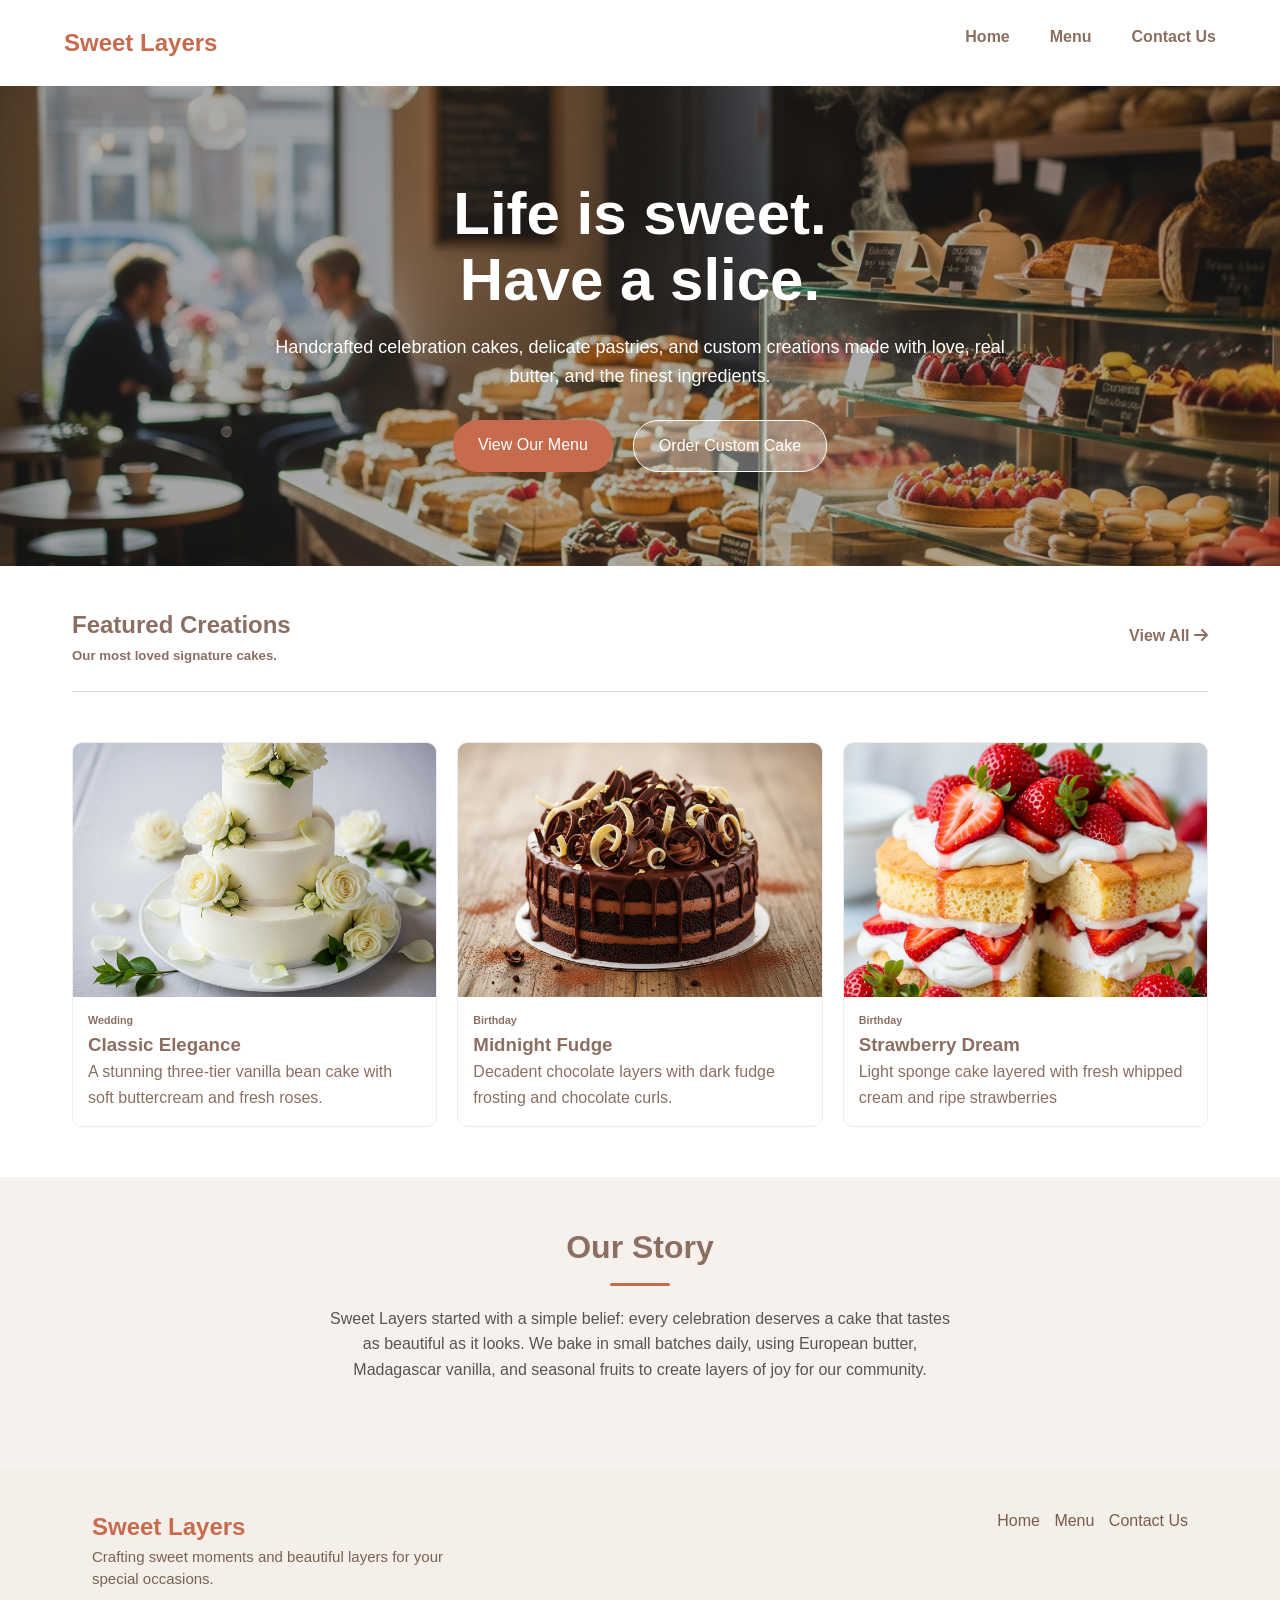
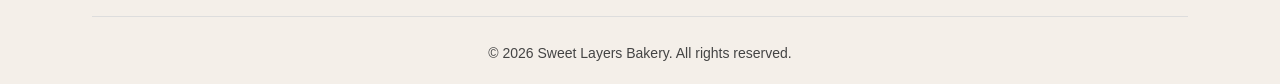
<file: index.html>
<!DOCTYPE html>
<html lang="en">
<head>
  <meta charset="UTF-8">
  <meta name="viewport" content="width=device-width, initial-scale=1.0">
  <title>Sweet Layers Cake</title>
  <link rel="stylesheet" href="Style/Style.css">
  <link rel="stylesheet" href="https://cdnjs.cloudflare.com/ajax/libs/font-awesome/6.0.0/css/all.min.css">
</head>
<body>
  <!-- Header Start -->
  <header class="header">
    <nav class="navbar container">
      <div class="logo">
        <a href="index.html" class="logoLink">
          <span>Sweet Layers</span>
        </a>
      </div>
      <ul class="nav-links">
        <li><a href="index.html" class="nav-link">Home</a></li>
        <li><a href="menu.html" class="nav-link">Menu</a></li>
        <li><a href="contact.html" class="nav-link">Contact Us</a></li>
      </ul>
    </nav>
  </header>
  <!-- Hero Section -->
  <section class="hero">
    <div class="overlay"></div>

    <div class="hero-content">
      <h1>Life is sweet.<br>Have a slice.</h1>
      <p>
        Handcrafted celebration cakes, delicate pastries, and custom
        creations made with love, real butter, and the finest ingredients.
      </p>

      <div class="buttons">
        <a href="menu.html" class="btn primary">View Our Menu</a>
        <a href="#" class="btn secondary">Order Custom Cake</a>
      </div>
    </div>
  </section>

<section class="grid container">
  <div class="feature">
    <div class="featureLeft">
      <h1>Featured Creations</h1>
      <h5>Our most loved signature cakes.</h5>
    </div>
    <div class="featureRight"> 
      <a href="menu.html">View All <i class="fa fa-arrow-right" aria-hidden="true"></i></a>
    </div>
  </div>
  <div class="sepration"></div>
  <div class="cardDisplay">
    
  </div>
</section>

  <section class="story">
    <div class="container">
      <div class="storyTitle">
          <h1>Our Story</h1>
          <div class=titleLine></div>
          <p>Sweet Layers started with a simple belief: every celebration deserves a cake that tastes as beautiful as it looks. We bake in small batches daily, using European butter, Madagascar vanilla, and seasonal fruits to create layers of joy for our community.</p>
      </div>
    </div>
  </section>

  

  <footer class="footer">
    <div class="container">
      <div class="footerContain">
        <div class="footerInfo">
          <h2>Sweet Layers</h2>
          <p>Crafting sweet moments and beautiful layers for your special occasions.</p>
        </div>
        <div class="footerMenu">
           <a href="index.html" class="nav-link">Home</a>
           <a href="menu.html" class="nav-link">Menu</a>
           <a href="contact.html" class="nav-link">Contact Us</a>
        </div>
      </div>
      <hr>
      <div class="footerCopyRight">
          <p>© 2026 Sweet Layers Bakery. All rights reserved.</p>
      </div>
    </div>
  </footer>
  <script src="Script/homeScript.js" type="text/javascript"></script>
</body>
</html>
</file>
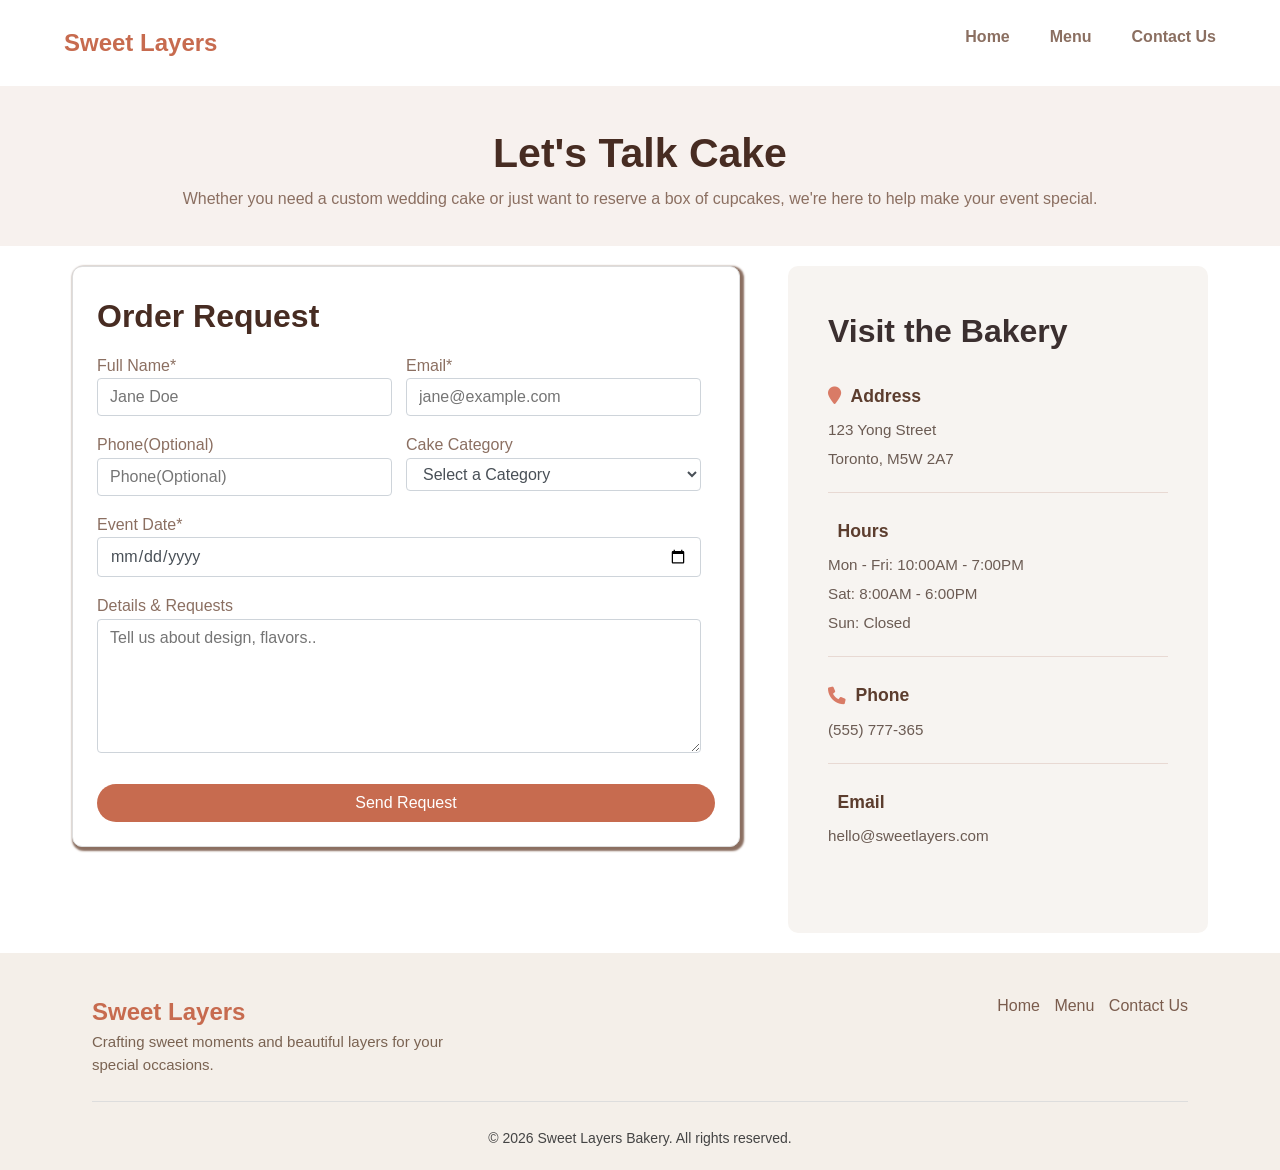
<file: contact.html>
<!DOCTYPE html>
<html lang="en">
<head>
  <meta charset="UTF-8">
  <meta name="viewport" content="width=device-width, initial-scale=1.0">
  <title>Sweet Layers Cake</title>
  <link rel="stylesheet" href="Style/Style.css">
  <link rel="stylesheet" href="https://cdnjs.cloudflare.com/ajax/libs/font-awesome/6.0.0/css/all.min.css">
</head>
<body>
  <!-- Header Start -->
  <header class="header">
    <nav class="navbar container">
      <div class="logo">
        <a href="index.html" class="logoLink">
          <span>Sweet Layers</span>
        </a>
      </div>
      <ul class="nav-links">
        <li><a href="index.html" class="nav-link">Home</a></li>
        <li><a href="menu.html" class="nav-link">Menu</a></li>
        <li><a href="contact.html" class="nav-link">Contact Us</a></li>
      </ul>
    </nav>
  </header>
  <!-- Hero Section -->
  <section class="Menuhero">
    <div class="Menuoverlay"></div>

    <div class="menu-hero-content">
      <h1>Let's Talk Cake</h1>
      <p>
        Whether you need a custom wedding cake or just want to reserve a box of cupcakes, we're here to help make your event special.
      </p>

    </div>
  </section>

    <section class="container" id="contact-us">
        <div class="contactUs">
            <h2>Order Request</h2>
            <div class="contact-form">
                <form>
                    <div class="form-row">
                        <div class="col">
                        <label for="fullName">Full Name*</label>
                        <input type="text" name="fullName" required class="form-control" placeholder="Jane Doe">
                        </div>
                        <div class="col">
                          <label for="email">Email*</label>
                        <input type="text" name="email" required class="form-control" placeholder="jane@example.com">
                        </div>
                    </div>
                    <div class="form-row">
                        <div class="col">
                        <label for="phone">Phone(Optional)</label>
                        <input type="text" name="phone" class="form-control" placeholder="Phone(Optional)">
                        </div>
                        <div class="col">
                           <label for="category">Cake Category</label>
                        <select id="category" name="category" class="form-control" required>
                          <option value="" disabled selected>Select a Category</option>
                          <option value="1">Wedding Cake</option>
                          <option value="2">Birthday Cake</option>
                          <option value="3">Custom Design</option>
                        </select>
                        </div>
                    </div>
                    <div class="form-row">
                        <div class="col">
                        <label for="eventDate">Event Date*</label>
                        <input type="date" name="eventDate" required class="form-control" placeholder="Pick a Date">
                        </div>
                        
                    </div>
                    <div class="form-row">
                        <div class="col">
                        <label for="eventDate">Details & Requests</label>
                        <textarea cols="10" rows="5" name="eventDate" class="form-control" placeholder="Tell us about design, flavors.."></textarea>
                        
                        </div>
                    </div>
                    <div>
                      <button class="btnRequest" id="btnSubmit">Send Request</button>
                      <div class="alert-container"></div>
                    </div>
                </form>
            </div>
        </div>

        <div class="info">
          <h2>Visit the Bakery</h2>
            <div class="address">
                <div class="iconTitle"><h4><i class="fa fa-map-marker" aria-hidden="true"></i>Address</h4></div>
                <p>123 Yong Street</p>
                <p>Toronto, M5W 2A7</p>
            </div>
            <div class="hours">
                <div><h4><i class="fa fa-clock-o" aria-hidden="true"></i>Hours</h4></div>
                <p>Mon - Fri:  10:00AM - 7:00PM</p>
                <p>Sat: 8:00AM - 6:00PM</p>
                <p>Sun: Closed</p>
            </div>
            <div class="Phone">
              <div><h4><i class="fa fa-phone" aria-hidden="true"></i>Phone</h4></div>
              <p>(555) 777-365</p>
            </div>
            <div class="emil">
              <div><h4><i class="fa fa-envelope-o" aria-hidden="true"></i>Email</h4></div>
              <p>hello@sweetlayers.com</p>
            </div>
        </div>
    </section>

  <footer class="footer">
    <div class="container">
      <div class="footerContain">
        <div class="footerInfo">
          <h2>Sweet Layers</h2>
          <p>Crafting sweet moments and beautiful layers for your special occasions.</p>
        </div>
        <div class="footerMenu">
           <a href="index.html" class="nav-link">Home</a>
           <a href="menu.html" class="nav-link">Menu</a>
           <a href="contact.html" class="nav-link">Contact Us</a>
        </div>
      </div>
      <hr>
      <div class="footerCopyRight">
          <p>© 2026 Sweet Layers Bakery. All rights reserved.</p>
      </div>
    </div>
  </footer>
  <script type="text/javascript">
    const btnSubmit = document.querySelector("#btnSubmit");
    const alertContainer = document.querySelector(".alert-container");
    btnSubmit.addEventListener("click", () => {
      DisplayAlert();
    });

    function DisplayAlert(){
      alertContainer.innerHTML = `<div class="alert-box">
       <i class="fa fa-exclamation-circle" aria-hidden="true"></i>
       <p><strong>Note:</strong> Order Submitted.</p>
      </div>
      `
    }
    </script>
</body>
</html>
</file>
<file: Style/Style.css>
:root{
  --primary: #c76b4f;
  --secondary: #8b6f61;
  --white: #ffffff;
  --dark: #333;
  --grey:#f4efe9;
  --overlay: rgba(47, 47, 47, 0.4);
  --orange: #a8573f;
  --brown:#5a463a;
  --CocoaStone: #7a6352;
  --cream: #f7f1ee;
}

* {
  margin: 0;
  padding: 0;
  box-sizing: border-box;
  font-family: 'Segoe UI', sans-serif;
}

body {
  font-family: 'Inter', sans-serif;
  line-height: 1.6;
  /* color: #1a1a2e;#2d3e2b */
  color: var(--secondary);
  overflow-x: hidden;
}

.container {
  max-width: 1200px;
  margin: 0 auto;
  padding: 0 2rem;
}

a.logoLink {
    font-size: 1.5rem;
    font-weight: 600;
    color: var(--primary);
    text-decoration: none;
}

.nav-links{
  display: flex;
    gap: 2.5rem;
   
    list-style: none;
}
nav.navbar {
  position: sticky;
  top: 0;
  z-index: 1000;
  background: white;
  width: 100%;
}

nav.navbar .container {
  display: flex;
  justify-content: space-between;
  align-items: center;
  padding: 1rem 2rem;
}

/* nav.navbar.container {
    display: flex;
    gap: 2.5rem;
    justify-content: space-between;
    padding: 1.5rem;
    list-style: none;
} */
 nav.navbar.container {
    display: flex;
    gap: 2.5rem;
    justify-content: space-between;
    padding: 1.5rem;

    /* position: fixed;  
    top: 0;
    left: 0;
    width: 100%;       
    z-index: 1000;     
    background: white;  */
}
/* nav.navbar.container {
  /* box-shadow: 0 2px 10px rgba(0,0,0,0.1); 
} */
nav.navbar.container {
  position: sticky;
  top: 0;
  z-index: 1000;
  background: white;
}
a.nav-link{
text-decoration: none;
color: var(--secondary);
font-weight: 700;
}

a.nav-link:hover{
  color:var(--primary);
}

a.nav-link:active{
  color:var(--primary);
}

/* Home Page Middle Section After header Images/coverHomePage.png */
.hero {
    position: relative;
    background: url(https://manali141.github.io/SweetLayers/Images/coverHomePage.png) center / cover no-repeat;
    display: flex;
    
  align-items: center;
  justify-content: center;
   
    height: 30rem;
}
.overlay {
    position: absolute;
    width: 100%;
    height: 100%;
    background: var(--overlay);
}
.hero-content {
    position: relative;
    text-align: center;
    max-width: 800px;
    color: var(--white);
    padding: 20px;
}
.hero-content h1 {
    margin-bottom: 20px;
    font-weight: bold;
    font-size: 60px;
    line-height: 1.1;
}


.hero-content p {
    font-size: 18px;
    margin-bottom: 30px;
    line-height: 1.6;
}

/* section.grid {
    display: grid;
    grid-template-columns: repeat(auto-fill, minmax(300px, 1fr));
    gap: 2rem;
    padding: 50px 0 50px 0;
} */
 .cardDisplay {
  display: grid;
  grid-template-columns: repeat(3, 1fr); /* 3 cards per row */
  gap: 20px;
}
.category-card {
  border: 1px solid #eee;
  border-radius: 10px;
  overflow: hidden;
  background: #fff;
}

.category-image img {
  width: 100%;
  display: block;
}

.category-content {
  padding: 15px;
}
.feature {
  display: flex;
  justify-content: space-between; /* pushes left & right apart */
  align-items: center;
  margin-bottom: 20px;
  padding-top: 40px;
}

.featureLeft h1 {
  margin: 0;
}

.featureRight a {
  cursor: pointer;
  font-weight: 600;
  text-decoration: none;
  color: #8B6F61;
}

/* Buttons */
.buttons {
  display: flex;
  justify-content: center;
  gap: 20px;
}

.btn {
  padding: 12px 25px;
  border-radius: 25px;
  text-decoration: none;
  font-weight: 500;
  transition: 0.3s;
}

.primary {
  background: var(--primary);
  color: var(--white);
}

.primary:hover {
  background: var(--orange);
}

.secondary {
  background: rgba(255, 255, 255, 0.3);
  color: var(--white);
  border: 1px solid var(--white);
}

.secondary:hover {
  background: var(--white);
  color: var(--dark);
}
.sepration{
  margin: 25px 0 50px;
  border: none;
  border-top: 1px solid #ddd;
}

/* Story Section */
.story {
    background: #f7f1ee;
    padding: 20px 40px 60px;
    text-align: center;
    margin-top:50px;
}
.story h1 {
    font-size: 32px;
    margin-bottom: 5px;
}
.story p {
    line-height: 1.6;
    color: #555;
}
.storyTitle {
    margin: 25px auto;
    max-width: 625px;
    text-align: center;
}
.titleLine {
    width: 60px;
    height: 3px;
    background-color: #c76b4f; /* your theme color */
    margin: 10px auto 20px; /* center + spacing */
    border-radius: 5px;
}

.filterSection {
  display: flex;
  gap: 15px;
  flex-wrap: wrap;
}

.filterSelect {
  padding: 12px 15px;
  border: 1px solid #ddd;
  border-radius: 8px;
  font-size: 15px;
  cursor: pointer;
  outline: none;
}

/* Footer Css Start */

.footer{
  background-color: var(--grey);
  padding: 40px 60px 20px;
  color: var(--brown);
}
.footerContain {
    display: flex;
    justify-content: space-between;
    align-items: flex-start;
    flex-wrap: wrap;
}
.footerInfo {
    color: var(--primary);
}
.footerMenu a.nav-link {
    margin-left: 10px;
    text-decoration: none;
    color: #7a5c4d;
    font-weight: 400;
}
.footer hr {
  margin: 25px 0;
  border: none;
  border-top: 1px solid #ddd;
}
.footerInfo p {
    max-width: 400px;
    font-size: 15px;
    line-height: 1.5;
    color:var(--CocoaStone) ;
}


.footerCopyRight {
    text-align: center;
    font-size: 14px;
    color: #444;
}

/* Menu Page Css */
.Menuhero {
    position: relative;
    background: #f7f1ee;
    display: flex;
    align-items: center;
    justify-content: center;
    height: 10rem;
}

.menu-hero-content h1 {
    text-align: center;
    font-weight: 700;
    font-size: 41px;
    color: #472c22;
}

.Menuoverlay {
    position: absolute;
    width: 100%;
    height: 100%;
}

/*Search Bar*/
.searchBar {
    display: flex;
    justify-content: center;
    margin: 30px auto;
}
input#Search {
    width: 25rem;
    padding: 10px;
    border: 1px solid #ddd;
    border-radius: 30px;
    font-size: 15px;
    
    box-shadow: 0 2px 8px rgba(0, 0, 0, 0.1);
}
input#Search:focus {
border-color: #1e3a2f;
}
.MenucardDisplay {
  display: grid;
  grid-template-columns: repeat(4, 1fr); /* 3 cards per row */
  gap: 20px;
  padding-bottom: 8rem
}

.category-footer {
    padding: 15px;
}

.category-footer button {
    width: 100%;
    padding: 10px;
    border: none;
    background: #ac5639;
    color: white;
    border-radius: 20px;
    cursor: pointer;
}

.menuImage.category-image {
    transition: transform 0.4s ease;
}

.menuImage.category-image img:hover {
  transform: scale(1.1);
}
.contactUs h2 {
    color: #472c22;
    font-size: 2rem;
}

.namePrice {
    display: flex;
    justify-content: space-between;
}

.namePrice h3 {
    color: #472c22;
}

section#contact-us {
    display: flex;
    justify-content: space-between;
    gap:3rem;
    margin: 20px auto;
    align-items: flex-start;
}
#contact-us {
    display: flex;
    gap: 3rem;
    align-items: stretch;
}
.contactUs,
.info {
    display: flex;
    flex-direction: column;
}
.contactUs {
    flex: 1;
    background: #fff;
    padding: 1.5rem;
    border: 1px solid #ddd;
    margin: 0 0 20px 0;
    border-radius: 10px;
    box-shadow: 2px 2px 2px 2px
}

.info {
    flex: 1;
    min-width: 280px;
    max-width: 420px;
    padding: 2.5rem;
    background-color: #f7f4f1;
    border-radius: 10px;
    flex-shrink: 0;
}

.info h2 {
  font-size: 2rem;
  margin-bottom: 1.5rem;
  color: #3b2f2f;
}

.address,
.hours,
.Phone,
.emil {
  margin-bottom: 1.5rem;
  padding-bottom: 1rem;
  border-bottom: 1px solid #e8d9d3;
}

.address:last-child,
.hours:last-child,
.Phone:last-child,
.emil:last-child {
  border-bottom: none;
}

.address h4,
.hours h4,
.Phone h4,
.emil h4 {
  display: flex;
  align-items: center;
  gap: 0.6rem;
  font-size: 1.1rem;
  color: #5c3d2e;
  margin-bottom: 0.5rem;
}

.address p,
.hours p,
.Phone p,
.emil p {
  margin: 0.3rem 0;
  color: #6b5b53;
  font-size: 0.95rem;
  line-height: 1.6;
}

.address i,
.hours i,
.Phone i,
.emil i {
  color: #d97b66;
  font-size: 1.1rem;
}

/* .contact-form {
    width: 100%;
} */
form {
    display: block;
    margin-top: 0em;
}

.form-row {
    display: -webkit-box;
    display: -ms-flexbox;
    display: flex;
    -ms-flex-wrap: wrap;
    flex-wrap: wrap;
    margin: 10px 0 16px 0;
    /* margin-right: -5px;
    margin-left: -5px; */
}

.col {
    -ms-flex-preferred-size: 0;
    flex-basis: 0;
    -webkit-box-flex: 1;
    -ms-flex-positive: 1;
    flex-grow: 1;
    max-width: 100%;
    margin-right: 14px;
}
.form-control {
    display: block;
    width: 100%;
    padding: .375rem .75rem;
    font-size: 1rem;
    line-height: 1.5;
    color: #495057;
    background-color: #fff;
    background-clip: padding-box;
    border: 1px solid #ced4da;
    border-radius: .25rem;
    transition: border-color .15s ease-in-out, box-shadow .15s ease-in-out;
}
button.btnRequest {
    width: 100%;
    padding: 10px;
    background: var(--primary);
    color: var(--white);
    border: none;
    border-radius: 53px;
    font-size: 16px;
    margin-top: 15px;
}

/*-------Alert Css--------*/
.alert-box {
  background: #fff4f0;
  border-left: 5px solid #e67e5f;
  padding: 1rem 1.2rem;
  border-radius: 12px;
  color: #5c3d2e;
  font-size: 0.95rem;
  margin-top: 1rem;
  box-shadow: 0 4px 12px rgba(0, 0, 0, 0.08);
  display: flex;
  align-items: center;
  gap: 0.75rem;
}

.alert-box i {
  font-size: 1.2rem;
  color: #e67e5f;
}

.alert-box strong {
  color: #3b2f2f;
}
.btn,
.category-footer button,
button.btnRequest {
  transition: all 0.3s ease;
}

.btn:hover,
.category-footer button:hover,
button.btnRequest:hover {
  transform: translateY(-2px);
  box-shadow: 0 6px 15px rgba(0,0,0,0.15);
}

/* =========================
   TABLET (<= 1024px)
========================= */
@media (max-width: 1024px) {
  .cardDisplay {
    grid-template-columns: repeat(2, 1fr);
  }

  .MenucardDisplay {
    grid-template-columns: repeat(3, 1fr);
  }

  .hero-content h1 {
    font-size: 45px;
  }
}

/* =========================
   SMALL TABLET / LARGE MOBILE (<= 768px)
========================= */
@media (max-width: 768px) {

  /* NAVBAR */
  nav.navbar.container {
    flex-direction: column;
    align-items: center;
    gap: 1rem;
    padding: 1rem;
  }

  .nav-links {
    flex-wrap: wrap;
    justify-content: center;
    gap: 1rem;
  }

  /* HERO */
  .hero {
    height: 22rem;
    padding: 1rem;
  }

  .hero-content h1 {
    font-size: 32px;
  }

  .hero-content p {
    font-size: 14px;
  }

  /* GRID */
  .cardDisplay {
    grid-template-columns: 1fr;
  }

  .MenucardDisplay {
    grid-template-columns: repeat(2, 1fr);
  }

  /* SEARCH BAR */
  input#Search {
    width: 90%;
  }

  /* FOOTER */
  .footerContain {
    flex-direction: column;
    gap: 20px;
    text-align: center;
    align-items: center;
  }
  #contact-us {
    flex-direction: column;
  }

  .info {
    width: 100%;
    max-width: 100%;
  }
}

/* =========================
   MOBILE (<= 480px)
========================= */
@media (max-width: 480px) {

  .hero-content h1 {
    font-size: 26px;
  }

  .hero-content p {
    font-size: 13px;
  }

  .MenucardDisplay {
    grid-template-columns: 1fr;
  }

  .buttons {
    flex-direction: column;
    gap: 10px;
  }

  .btn {
    width: 100%;
    text-align: center;
  }

  .menu-hero-content h1 {
    font-size: 28px;
  }
}
</file>
